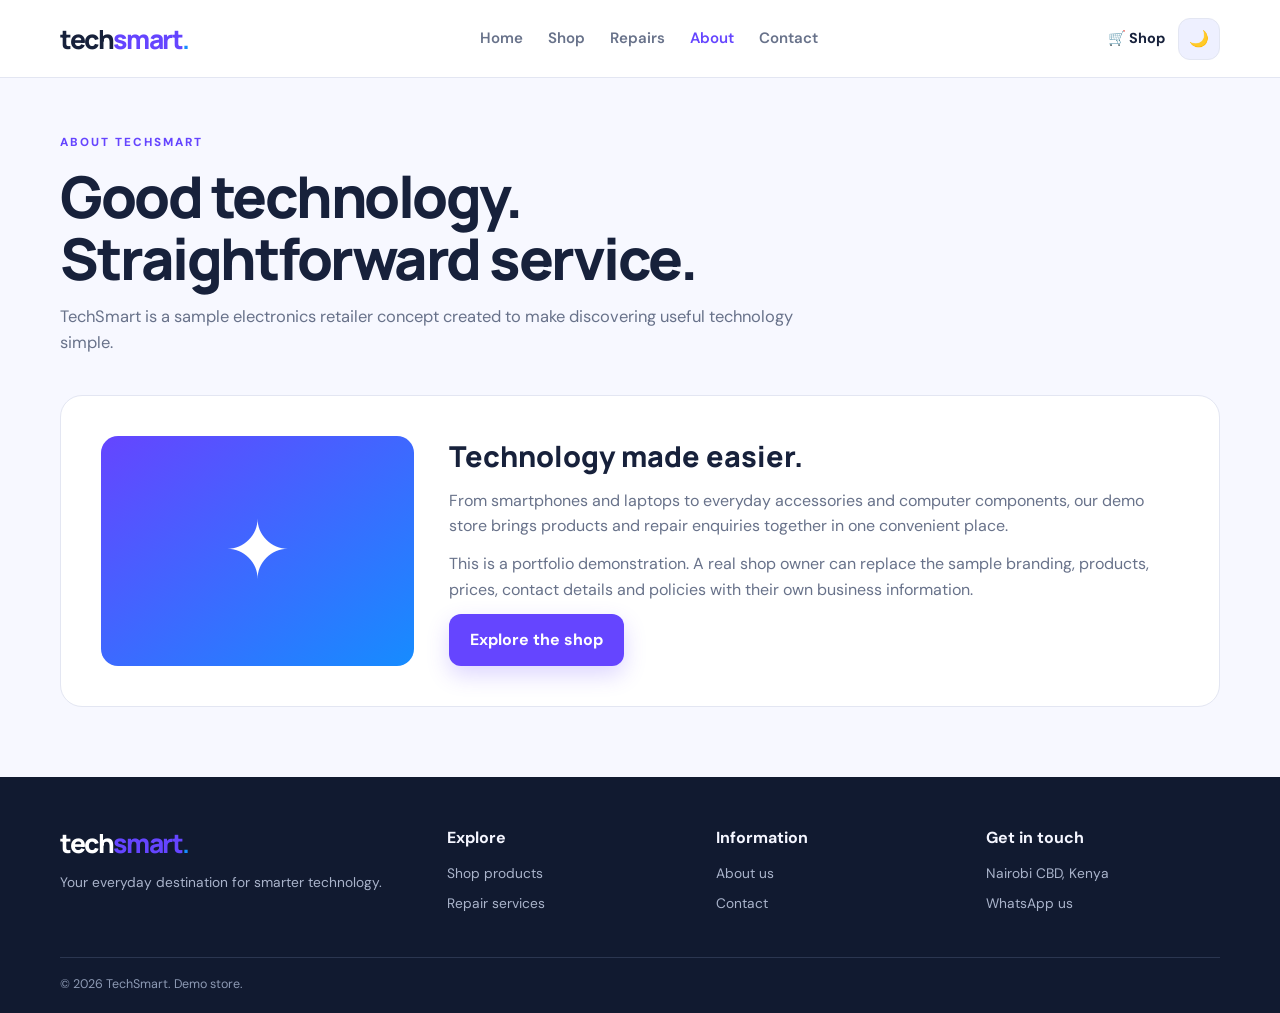
<file: Techsmart/about.html>
<!doctype html>
<html lang="en">
  <head>
    <meta charset="UTF-8" />
    <meta name="viewport" content="width=device-width, initial-scale=1.0" />
    <title>About | TechSmart</title>
    <link rel="stylesheet" href="css/style.css" />
    <script src="js/main.js" defer></script>
  </head>
  <body>
    <header class="site-header">
      <a class="logo" href="index.html">tech<span>smart</span><b>.</b></a
      ><button
        class="menu-toggle"
        aria-label="Open navigation"
        aria-expanded="false"
      >
        ☰
      </button>
      <nav class="main-nav">
        <a href="index.html">Home</a><a href="shop.html">Shop</a
        ><a href="repairs.html">Repairs</a
        ><a class="active" href="about.html">About</a
        ><a href="contact.html">Contact</a>
      </nav>
      <div class="header-actions">
        <a class="cart-link" href="shop.html">🛒 <span>Shop</span></a
        ><button
          class="theme-toggle"
          type="button"
          aria-label="Switch colour theme"
        >
          🌙
        </button>
      </div>
    </header>
    <main class="container page-main">
      <div class="page-intro">
        <p class="eyebrow">ABOUT TECHSMART</p>
        <h1>Good technology. Straightforward service.</h1>
        <p>
          TechSmart is a sample electronics retailer concept created to make
          discovering useful technology simple.
        </p>
      </div>
      <section class="about-panel">
        <div class="about-symbol">✦</div>
        <div>
          <h2>Technology made easier.</h2>
          <p>
            From smartphones and laptops to everyday accessories and computer
            components, our demo store brings products and repair enquiries
            together in one convenient place.
          </p>
          <p>
            This is a portfolio demonstration. A real shop owner can replace the
            sample branding, products, prices, contact details and policies with
            their own business information.
          </p>
          <a class="btn btn-primary" href="shop.html">Explore the shop</a>
        </div>
      </section>
    </main>
    <footer class="site-footer">
      <div class="container footer-grid">
        <div>
          <a class="logo footer-logo" href="index.html"
            >tech<span>smart</span><b>.</b></a
          >
          <p>Your everyday destination for smarter technology.</p>
        </div>
        <div>
          <h4>Explore</h4>
          <a href="shop.html">Shop products</a
          ><a href="repairs.html">Repair services</a>
        </div>
        <div>
          <h4>Information</h4>
          <a href="about.html">About us</a><a href="contact.html">Contact</a>
        </div>
        <div>
          <h4>Get in touch</h4>
          <p>Nairobi CBD, Kenya</p>
          <a href="https://wa.me/254700000000">WhatsApp us</a>
        </div>
      </div>
      <div class="container copyright">© 2026 TechSmart. Demo store.</div>
    </footer>
  </body>
</html>
</file>
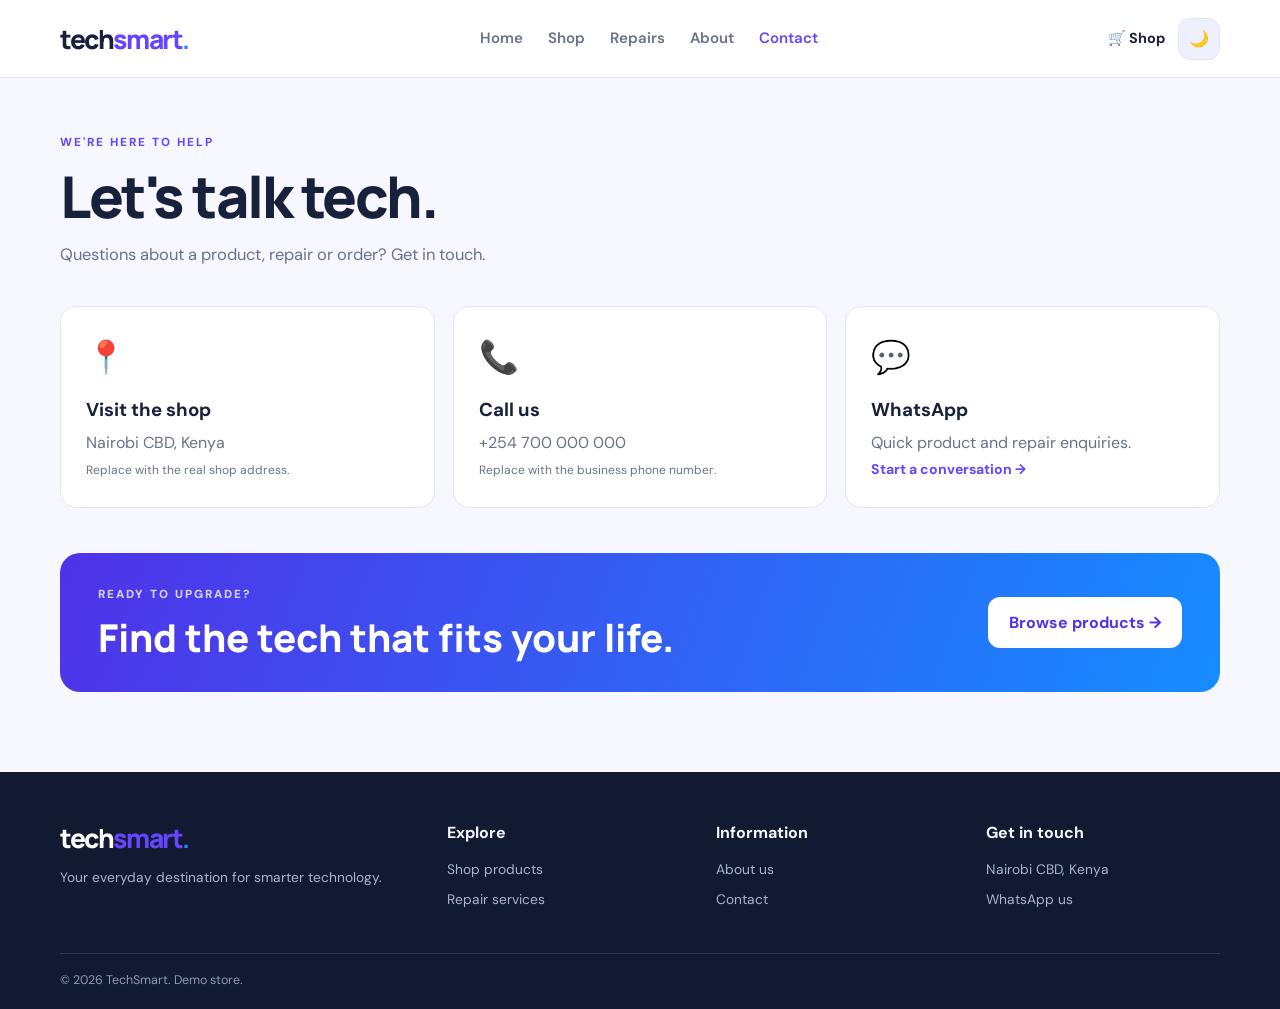
<file: Techsmart/contact.html>
<!doctype html>
<html lang="en">
  <head>
    <meta charset="UTF-8" />
    <meta name="viewport" content="width=device-width, initial-scale=1.0" />
    <title>Contact | TechSmart</title>
    <link rel="stylesheet" href="css/style.css" />
    <script src="js/main.js" defer></script>
  </head>
  <body>
    <header class="site-header">
      <a class="logo" href="index.html">tech<span>smart</span><b>.</b></a
      ><button
        class="menu-toggle"
        aria-label="Open navigation"
        aria-expanded="false"
      >
        ☰
      </button>
      <nav class="main-nav">
        <a href="index.html">Home</a><a href="shop.html">Shop</a
        ><a href="repairs.html">Repairs</a><a href="about.html">About</a
        ><a class="active" href="contact.html">Contact</a>
      </nav>
      <div class="header-actions">
        <a class="cart-link" href="shop.html">🛒 <span>Shop</span></a
        ><button
          class="theme-toggle"
          type="button"
          aria-label="Switch colour theme"
        >
          🌙
        </button>
      </div>
    </header>
    <main class="container page-main">
      <div class="page-intro">
        <p class="eyebrow">WE'RE HERE TO HELP</p>
        <h1>Let's talk tech.</h1>
        <p>Questions about a product, repair or order? Get in touch.</p>
      </div>
      <section class="contact-grid">
        <div class="contact-card">
          <span>📍</span>
          <h3>Visit the shop</h3>
          <p>Nairobi CBD, Kenya</p>
          <small>Replace with the real shop address.</small>
        </div>
        <div class="contact-card">
          <span>📞</span>
          <h3>Call us</h3>
          <p>+254 700 000 000</p>
          <small>Replace with the business phone number.</small>
        </div>
        <div class="contact-card">
          <span>💬</span>
          <h3>WhatsApp</h3>
          <p>Quick product and repair enquiries.</p>
          <a class="text-link" href="https://wa.me/254700000000"
            >Start a conversation →</a
          >
        </div>
      </section>
      <section class="contact-band">
        <div>
          <p class="eyebrow light">READY TO UPGRADE?</p>
          <h2>Find the tech that fits your life.</h2>
        </div>
        <a class="btn btn-white" href="shop.html">Browse products →</a>
      </section>
    </main>
    <footer class="site-footer">
      <div class="container footer-grid">
        <div>
          <a class="logo footer-logo" href="index.html"
            >tech<span>smart</span><b>.</b></a
          >
          <p>Your everyday destination for smarter technology.</p>
        </div>
        <div>
          <h4>Explore</h4>
          <a href="shop.html">Shop products</a
          ><a href="repairs.html">Repair services</a>
        </div>
        <div>
          <h4>Information</h4>
          <a href="about.html">About us</a><a href="contact.html">Contact</a>
        </div>
        <div>
          <h4>Get in touch</h4>
          <p>Nairobi CBD, Kenya</p>
          <a href="https://wa.me/254700000000">WhatsApp us</a>
        </div>
      </div>
      <div class="container copyright">© 2026 TechSmart. Demo store.</div>
    </footer>
  </body>
</html>
</file>
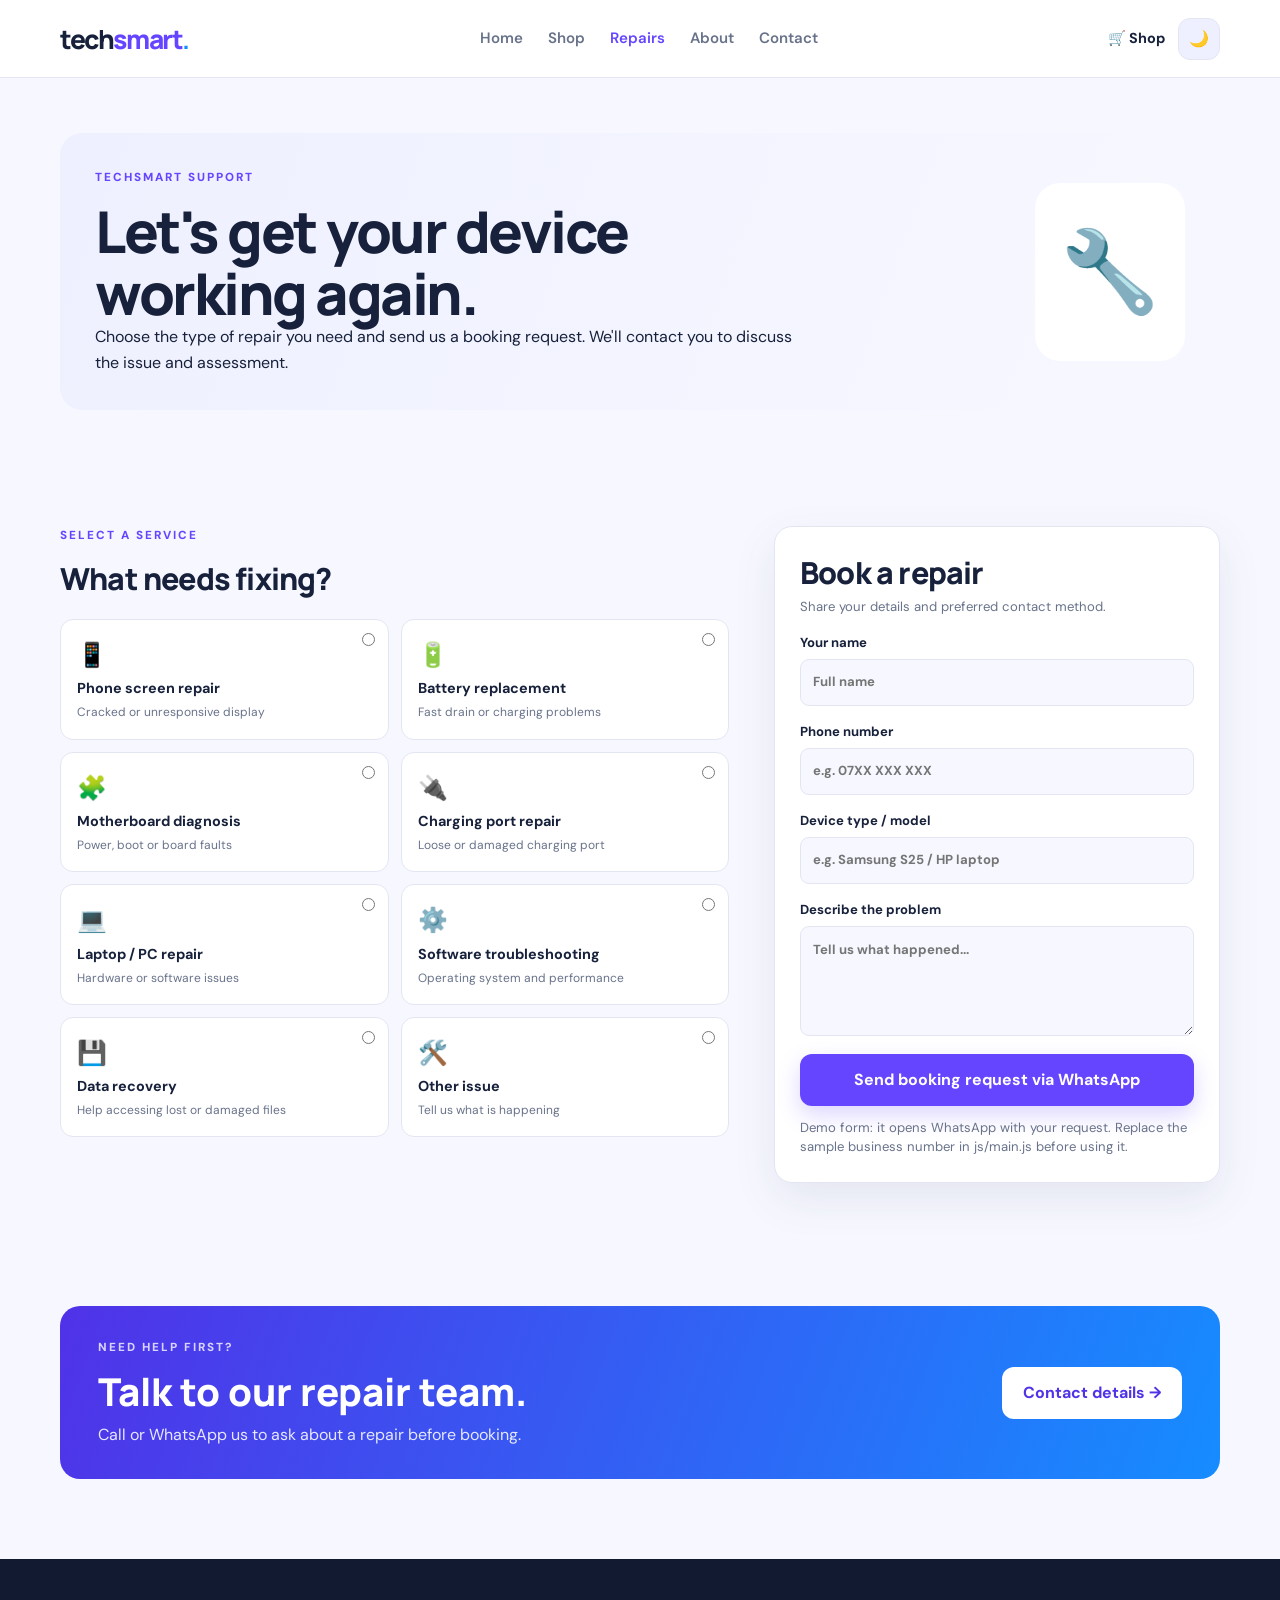
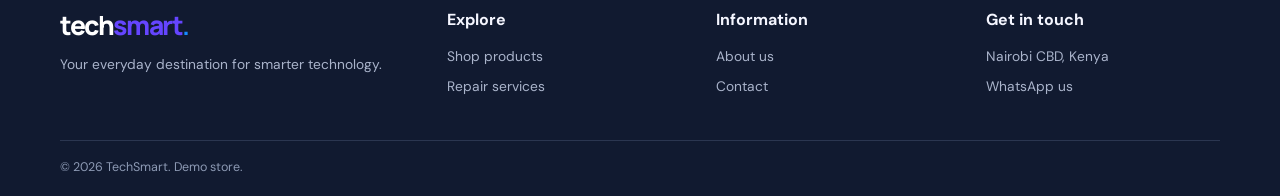
<file: Techsmart/repairs.html>
<!doctype html>
<html lang="en">
  <head>
    <meta charset="UTF-8" />
    <meta name="viewport" content="width=device-width, initial-scale=1.0" />
    <title>Repairs | TechSmart</title>
    <link rel="stylesheet" href="css/style.css" />
    <script src="js/main.js" defer></script>
  </head>
  <body>
    <header class="site-header">
      <a class="logo" href="index.html">tech<span>smart</span><b>.</b></a
      ><button
        class="menu-toggle"
        aria-label="Open navigation"
        aria-expanded="false"
      >
        ☰
      </button>
      <nav class="main-nav">
        <a href="index.html">Home</a><a href="shop.html">Shop</a
        ><a class="active" href="repairs.html">Repairs</a
        ><a href="about.html">About</a><a href="contact.html">Contact</a>
      </nav>
      <div class="header-actions">
        <a class="cart-link" href="shop.html">🛒 <span>Shop</span></a
        ><button
          class="theme-toggle"
          type="button"
          aria-label="Switch colour theme"
        >
          🌙
        </button>
      </div>
    </header>
    <main class="container page-main">
      <div class="page-intro repair-intro">
        <div>
          <p class="eyebrow">TECHSMART SUPPORT</p>
          <h1>Let's get your device working again.</h1>
          <p>
            Choose the type of repair you need and send us a booking request.
            We'll contact you to discuss the issue and assessment.
          </p>
        </div>
        <div class="big-tool" aria-hidden="true">🔧</div>
      </div>
      <section class="section repair-layout">
        <div>
          <p class="eyebrow">SELECT A SERVICE</p>
          <h2>What needs fixing?</h2>
          <div class="repair-options">
            <label class="repair-option"
              ><input
                type="radio"
                name="repair"
                value="Phone screen repair"
                required
              /><span>📱</span><b>Phone screen repair</b
              ><small>Cracked or unresponsive display</small></label
            >
            <label class="repair-option"
              ><input
                type="radio"
                name="repair"
                value="Battery replacement"
              /><span>🔋</span><b>Battery replacement</b
              ><small>Fast drain or charging problems</small></label
            >
            <label class="repair-option"
              ><input
                type="radio"
                name="repair"
                value="Motherboard diagnosis"
              /><span>🧩</span><b>Motherboard diagnosis</b
              ><small>Power, boot or board faults</small></label
            >
            <label class="repair-option"
              ><input
                type="radio"
                name="repair"
                value="Charging port repair"
              /><span>🔌</span><b>Charging port repair</b
              ><small>Loose or damaged charging port</small></label
            >
            <label class="repair-option"
              ><input
                type="radio"
                name="repair"
                value="Laptop or PC repair"
              /><span>💻</span><b>Laptop / PC repair</b
              ><small>Hardware or software issues</small></label
            >
            <label class="repair-option"
              ><input
                type="radio"
                name="repair"
                value="Software troubleshooting"
              /><span>⚙️</span><b>Software troubleshooting</b
              ><small>Operating system and performance</small></label
            >
            <label class="repair-option"
              ><input type="radio" name="repair" value="Data recovery" /><span
                >💾</span
              ><b>Data recovery</b
              ><small>Help accessing lost or damaged files</small></label
            >
            <label class="repair-option"
              ><input type="radio" name="repair" value="Other repair" /><span
                >🛠️</span
              ><b>Other issue</b><small>Tell us what is happening</small></label
            >
          </div>
        </div>
        <form class="booking-form" id="repairForm">
          <h2>Book a repair</h2>
          <p class="muted">Share your details and preferred contact method.</p>
          <label
            >Your name<input
              name="name"
              type="text"
              placeholder="Full name"
              required
          /></label>
          <label
            >Phone number<input
              name="phone"
              type="tel"
              placeholder="e.g. 07XX XXX XXX"
              required
          /></label>
          <label
            >Device type / model<input
              name="device"
              type="text"
              placeholder="e.g. Samsung S25 / HP laptop"
              required
          /></label>
          <label
            >Describe the problem<textarea
              name="details"
              rows="4"
              placeholder="Tell us what happened..."
              required
            ></textarea>
          </label>
          <button class="btn btn-primary full-btn" type="submit">
            Send booking request via WhatsApp
          </button>
          <small class="form-note"
            >Demo form: it opens WhatsApp with your request. Replace the sample
            business number in js/main.js before using it.</small
          >
        </form>
      </section>
      <section class="contact-band">
        <div>
          <p class="eyebrow light">NEED HELP FIRST?</p>
          <h2>Talk to our repair team.</h2>
          <p>Call or WhatsApp us to ask about a repair before booking.</p>
        </div>
        <a class="btn btn-white" href="contact.html">Contact details →</a>
      </section>
    </main>
    <footer class="site-footer">
      <div class="container footer-grid">
        <div>
          <a class="logo footer-logo" href="index.html"
            >tech<span>smart</span><b>.</b></a
          >
          <p>Your everyday destination for smarter technology.</p>
        </div>
        <div>
          <h4>Explore</h4>
          <a href="shop.html">Shop products</a
          ><a href="repairs.html">Repair services</a>
        </div>
        <div>
          <h4>Information</h4>
          <a href="about.html">About us</a><a href="contact.html">Contact</a>
        </div>
        <div>
          <h4>Get in touch</h4>
          <p>Nairobi CBD, Kenya</p>
          <a href="https://wa.me/254700000000">WhatsApp us</a>
        </div>
      </div>
      <div class="container copyright">© 2026 TechSmart. Demo store.</div>
    </footer>
  </body>
</html>
</file>
<file: Techsmart/css/style.css>
@import url("https://fonts.googleapis.com/css2?family=DM+Sans:wght@400;500;600;700&family=Manrope:wght@400;500;600;700;800&display=swap");

:root {
  --bg: #f7f8ff;
  --surface: #ffffff;
  --surface-soft: #eef0ff;
  --text: #17213b;
  --muted: #68728a;
  --primary: #6545ff;
  --primary-dark: #5032e8;
  --blue: #168cff;
  --border: #e3e6f2;
  --shadow: 0 16px 45px rgba(35, 43, 85, 0.09);
}
body.dark-mode {
  --bg: #10182b;
  --surface: #1a2540;
  --surface-soft: #202d4a;
  --text: #f4f6ff;
  --muted: #aab4cb;
  --primary: #8b75ff;
  --primary-dark: #745cf0;
  --blue: #49a8ff;
  --border: #34415e;
  --shadow: 0 16px 45px rgba(0, 0, 0, 0.22);
}
* {
  box-sizing: border-box;
  margin: 0;
  padding: 0;
}
html {
  scroll-behavior: smooth;
}
body {
  font-family: "DM Sans", sans-serif;
  background: var(--bg);
  color: var(--text);
  line-height: 1.6;
  transition:
    background 0.25s,
    color 0.25s;
}
a {
  color: inherit;
  text-decoration: none;
}
button,
input,
textarea {
  font: inherit;
}
img {
  display: block;
  width: 100%;
  object-fit: cover;
}
.container {
  width: min(1160px, calc(100% - 40px));
  margin: auto;
}
.site-header {
  min-height: 78px;
  padding: 0 max(20px, calc((100% - 1160px) / 2));
  display: flex;
  align-items: center;
  justify-content: space-between;
  gap: 25px;
  background: var(--surface);
  border-bottom: 1px solid var(--border);
  position: sticky;
  top: 0;
  z-index: 20;
}
.logo {
  font:
    800 1.65rem "Manrope",
    sans-serif;
  letter-spacing: -1.4px;
  color: var(--text);
  white-space: nowrap;
}
.logo span {
  color: var(--primary);
}
.logo b {
  color: var(--blue);
}
.main-nav,
.header-actions {
  display: flex;
  align-items: center;
  gap: 25px;
}
.main-nav a {
  color: var(--muted);
  font-size: 0.94rem;
  font-weight: 600;
}
.main-nav a:hover,
.main-nav a.active {
  color: var(--primary);
}
.header-actions {
  gap: 13px;
}
.cart-link {
  font-weight: 700;
  font-size: 0.9rem;
}
.theme-toggle,
.menu-toggle {
  border: 1px solid var(--border);
  background: var(--surface-soft);
  color: var(--text);
  border-radius: 12px;
  width: 42px;
  height: 42px;
  cursor: pointer;
}
.menu-toggle {
  display: none;
  font-size: 1.25rem;
}
.hero {
  min-height: 520px;
  padding: 75px max(20px, calc((100% - 1160px) / 2));
  display: grid;
  grid-template-columns: 1.1fr 0.9fr;
  align-items: center;
  gap: 40px;
  overflow: hidden;
  background:
    radial-gradient(
      circle at 85% 20%,
      rgba(101, 69, 255, 0.17),
      transparent 30%
    ),
    linear-gradient(115deg, var(--bg), var(--surface-soft));
}
.hero-copy {
  max-width: 610px;
}
.eyebrow {
  color: var(--primary);
  font-size: 0.73rem;
  font-weight: 800;
  letter-spacing: 2px;
  margin-bottom: 13px;
}
.hero h1,
.page-intro h1 {
  font:
    800 clamp(2.5rem, 5vw, 4.5rem)/1.08 "Manrope",
    sans-serif;
  letter-spacing: -2.5px;
}
.hero h1 span {
  color: var(--primary);
}
.hero-copy > p:not(.eyebrow) {
  color: var(--muted);
  max-width: 510px;
  margin: 22px 0 25px;
  font-size: 1.08rem;
}
.hero-buttons {
  display: flex;
  flex-wrap: wrap;
  gap: 12px;
}
.btn {
  display: inline-flex;
  justify-content: center;
  align-items: center;
  gap: 10px;
  border: 0;
  border-radius: 12px;
  padding: 13px 21px;
  font-weight: 700;
  cursor: pointer;
  transition:
    transform 0.2s,
    background 0.2s;
}
.btn:hover {
  transform: translateY(-2px);
}
.btn-primary {
  background: var(--primary);
  color: white;
  box-shadow: 0 9px 22px rgba(101, 69, 255, 0.22);
}
.btn-primary:hover {
  background: var(--primary-dark);
}
.btn-outline {
  border: 1px solid var(--border);
  color: var(--text);
  background: var(--surface);
}
.btn-white {
  background: white;
  color: #5032e8;
}
.hero-note {
  margin-top: 32px;
  color: var(--muted);
  font-size: 0.85rem;
}
.pulse {
  display: inline-block;
  width: 8px;
  height: 8px;
  background: #27bd83;
  border-radius: 50%;
  margin-right: 8px;
}
.hero-art {
  height: 350px;
  position: relative;
  display: grid;
  place-items: center;
}
.hero-orbit {
  position: absolute;
  border: 1px solid rgba(101, 69, 255, 0.25);
  border-radius: 50%;
  transform: rotate(-20deg);
}
.orbit-one {
  width: 360px;
  height: 230px;
}
.orbit-two {
  width: 290px;
  height: 330px;
  transform: rotate(35deg);
}
.hero-device {
  width: 205px;
  height: 260px;
  display: grid;
  place-items: center;
  border-radius: 32px;
  color: white;
  font-size: 5rem;
  background: linear-gradient(145deg, #8f7bff, #168cff);
  box-shadow: 25px 30px 65px rgba(74, 73, 190, 0.3);
  transform: rotate(-9deg);
}
.floating-tag {
  position: absolute;
  padding: 12px 16px;
  border-radius: 13px;
  background: var(--surface);
  box-shadow: var(--shadow);
  font-size: 0.78rem;
  color: var(--muted);
}
.floating-tag strong {
  display: block;
  color: var(--text);
  font-size: 0.95rem;
}
.tag-top {
  top: 25px;
  right: 5px;
}
.tag-bottom {
  bottom: 25px;
  left: 0;
}
.promo-wrap {
  padding-top: 34px;
}
.promo-banner {
  min-height: 220px;
  padding: 35px 45px;
  display: flex;
  justify-content: space-between;
  align-items: center;
  overflow: hidden;
  border-radius: 22px;
  color: white;
  background: linear-gradient(110deg, #5032e8, #168cff);
}
.eyebrow.light {
  color: #d9d4ff;
}
.promo-banner h2,
.contact-band h2 {
  font:
    800 clamp(1.7rem, 3vw, 2.5rem)/1.15 "Manrope",
    sans-serif;
}
.promo-banner p:not(.eyebrow) {
  color: #e6e8ff;
  margin: 8px 0 18px;
}
.promo-visual {
  width: 200px;
  height: 150px;
  border: 1px solid rgba(255, 255, 255, 0.3);
  border-radius: 20px;
  display: grid;
  place-items: center;
  transform: rotate(8deg);
  background: rgba(255, 255, 255, 0.12);
}
.promo-visual span {
  font-size: 3rem;
}
.promo-visual b {
  font-size: 0.8rem;
  letter-spacing: 4px;
  text-align: center;
}
.section {
  padding-top: 78px;
  padding-bottom: 78px;
}
.section-heading {
  display: flex;
  justify-content: space-between;
  align-items: end;
  gap: 20px;
  margin-bottom: 27px;
}
.section-heading h2,
.shop-section h2,
.repair-layout h2 {
  font:
    800 1.9rem "Manrope",
    sans-serif;
  letter-spacing: -0.8px;
}
.text-link,
.small-link,
.card-arrow {
  color: var(--primary);
  font-weight: 700;
  font-size: 0.88rem;
}
.category-grid {
  display: grid;
  grid-template-columns: repeat(3, 1fr);
  gap: 18px;
}
.category-card {
  min-height: 150px;
  padding: 15px;
  display: flex;
  align-items: center;
  gap: 17px;
  background: var(--surface);
  border: 1px solid var(--border);
  border-radius: 17px;
  transition:
    transform 0.2s,
    box-shadow 0.2s;
}
.category-card:hover,
.product-card:hover {
  transform: translateY(-4px);
  box-shadow: var(--shadow);
}
.category-image {
  width: 112px;
  height: 112px;
  flex: 0 0 112px;
  overflow: hidden;
  border-radius: 13px;
  background: var(--surface-soft);
}
.category-image img {
  height: 100%;
}
.category-card h3 {
  font:
    800 1.05rem "Manrope",
    sans-serif;
}
.category-card p {
  color: var(--muted);
  font-size: 0.78rem;
  margin: 4px 0 8px;
}
.repair-category {
  background: linear-gradient(120deg, var(--surface), var(--surface-soft));
}
.repair-icon {
  width: 112px;
  height: 112px;
  display: grid;
  place-items: center;
  flex: 0 0 112px;
  border-radius: 13px;
  background: #eeeaff;
  font-size: 3rem;
}
.soft-section {
  background: var(--surface-soft);
}
.product-grid {
  display: grid;
  grid-template-columns: repeat(3, 1fr);
  gap: 20px;
}
.product-card {
  background: var(--surface);
  border: 1px solid var(--border);
  border-radius: 17px;
  overflow: hidden;
  position: relative;
  transition:
    transform 0.2s,
    box-shadow 0.2s;
}
.product-card > img {
  height: 220px;
  background: var(--surface-soft);
}
.product-label {
  position: absolute;
  top: 13px;
  left: 13px;
  z-index: 1;
  border-radius: 30px;
  padding: 5px 10px;
  background: #e9e4ff;
  color: #5032e8;
  font-size: 0.7rem;
  font-weight: 800;
}
.product-label.new {
  background: #dcf8ed;
  color: #13845a;
}
.product-info {
  padding: 18px;
}
.product-info small {
  color: var(--primary);
  font-size: 0.68rem;
  letter-spacing: 1.3px;
  font-weight: 800;
}
.product-info h3 {
  font:
    700 1.1rem "Manrope",
    sans-serif;
  margin: 5px 0;
}
.price {
  font-weight: 800;
  color: var(--text);
  margin: 7px 0;
}
.stock {
  color: var(--muted);
  font-size: 0.78rem;
}
.service-strip {
  display: grid;
  grid-template-columns: repeat(3, 1fr);
  gap: 20px;
  padding-top: 45px;
  padding-bottom: 55px;
}
.service-strip > div {
  display: flex;
  gap: 13px;
  align-items: center;
}
.service-icon {
  font-size: 1.7rem;
}
.service-strip h3 {
  font-size: 0.95rem;
}
.service-strip p {
  color: var(--muted);
  font-size: 0.8rem;
}
.site-footer {
  background: #111a30;
  color: #f5f6ff;
  padding: 48px 0 18px;
}
.footer-grid {
  display: grid;
  grid-template-columns: 1.5fr 1fr 1fr 1fr;
  gap: 35px;
}
.footer-logo {
  color: white;
}
.footer-grid p {
  color: #aab4cb;
  font-size: 0.86rem;
  margin-top: 10px;
}
.footer-grid h4 {
  margin-bottom: 12px;
}
.footer-grid a:not(.logo) {
  display: block;
  color: #aab4cb;
  font-size: 0.86rem;
  margin: 8px 0;
}
.footer-grid a:hover {
  color: white;
}
.copyright {
  border-top: 1px solid #2b3650;
  margin-top: 35px;
  padding-top: 17px;
  color: #8d9ab4;
  font-size: 0.78rem;
}
.page-main {
  min-height: 60vh;
  padding-top: 55px;
  padding-bottom: 70px;
}
.page-intro {
  max-width: 760px;
  margin-bottom: 38px;
}
.page-intro h1 {
  font-size: clamp(2.3rem, 5vw, 3.6rem);
}
.page-intro > p:not(.eyebrow) {
  color: var(--muted);
  margin-top: 15px;
  font-size: 1.03rem;
}
.shop-toolbar {
  display: flex;
  align-items: center;
  justify-content: space-between;
  gap: 20px;
  margin: 30px 0;
  color: var(--muted);
  font-size: 0.83rem;
}
.shop-toolbar input {
  width: min(420px, 100%);
  padding: 13px 16px;
  border: 1px solid var(--border);
  border-radius: 12px;
  background: var(--surface);
  color: var(--text);
  outline-color: var(--primary);
}
.shop-section {
  padding: 25px 0 38px;
  scroll-margin-top: 100px;
}
.shop-section h2 {
  margin-bottom: 18px;
}
.shop-section .product-grid {
  grid-template-columns: repeat(3, 1fr);
}
.repair-intro {
  display: flex;
  align-items: center;
  justify-content: space-between;
  max-width: none;
  background: linear-gradient(110deg, var(--surface-soft), var(--bg));
  border-radius: 22px;
  padding: 35px;
}
.repair-intro > div:first-child {
  max-width: 700px;
}
.big-tool {
  font-size: 5rem;
  padding: 25px;
  border-radius: 25px;
  background: var(--surface);
}
.repair-layout {
  display: grid;
  grid-template-columns: 1.2fr 0.8fr;
  gap: 45px;
}
.repair-options {
  display: grid;
  grid-template-columns: repeat(2, 1fr);
  gap: 12px;
  margin-top: 20px;
}
.repair-option {
  position: relative;
  display: flex;
  flex-direction: column;
  gap: 3px;
  padding: 16px;
  border: 1px solid var(--border);
  background: var(--surface);
  border-radius: 13px;
  cursor: pointer;
}
.repair-option:has(input:checked) {
  border-color: var(--primary);
  box-shadow: 0 0 0 2px rgba(101, 69, 255, 0.12);
}
.repair-option input {
  position: absolute;
  top: 13px;
  right: 13px;
  accent-color: var(--primary);
}
.repair-option span {
  font-size: 1.5rem;
}
.repair-option b {
  font-size: 0.9rem;
}
.repair-option small {
  color: var(--muted);
  font-size: 0.75rem;
}
.booking-form {
  padding: 25px;
  background: var(--surface);
  border: 1px solid var(--border);
  border-radius: 18px;
  box-shadow: var(--shadow);
}
.booking-form h2 {
  margin-bottom: 3px;
}
.muted,
.form-note {
  color: var(--muted);
  font-size: 0.82rem;
}
.booking-form label {
  display: block;
  margin-top: 15px;
  font-size: 0.82rem;
  font-weight: 700;
}
.booking-form input,
.booking-form textarea {
  width: 100%;
  display: block;
  margin-top: 6px;
  padding: 12px;
  border: 1px solid var(--border);
  border-radius: 9px;
  background: var(--bg);
  color: var(--text);
  resize: vertical;
}
.full-btn {
  width: 100%;
  margin-top: 18px;
}
.form-note {
  display: block;
  margin-top: 12px;
  line-height: 1.5;
}
.contact-band {
  margin: 45px 0 10px;
  padding: 32px 38px;
  border-radius: 20px;
  color: white;
  display: flex;
  justify-content: space-between;
  align-items: center;
  gap: 20px;
  background: linear-gradient(110deg, #5032e8, #168cff);
}
.contact-band p:not(.eyebrow) {
  color: #e6e8ff;
  margin-top: 8px;
}
.about-panel {
  display: grid;
  grid-template-columns: 0.6fr 1.4fr;
  gap: 35px;
  padding: 40px;
  border-radius: 22px;
  background: var(--surface);
  border: 1px solid var(--border);
}
.about-symbol {
  display: grid;
  place-items: center;
  min-height: 200px;
  border-radius: 17px;
  background: linear-gradient(145deg, #6545ff, #168cff);
  color: white;
  font-size: 5rem;
}
.about-panel h2 {
  font: 800 1.8rem "Manrope";
  margin-bottom: 12px;
}
.about-panel p {
  color: var(--muted);
  margin: 12px 0;
}
.contact-grid {
  display: grid;
  grid-template-columns: repeat(3, 1fr);
  gap: 18px;
}
.contact-card {
  padding: 25px;
  background: var(--surface);
  border: 1px solid var(--border);
  border-radius: 16px;
}
.contact-card > span {
  font-size: 2rem;
}
.contact-card h3 {
  margin: 12px 0 5px;
}
.contact-card p,
.contact-card small {
  color: var(--muted);
}
.contact-card small {
  font-size: 0.75rem;
}
@media (max-width: 850px) {
  .site-header {
    gap: 12px;
  }
  .main-nav {
    gap: 13px;
  }
  .main-nav a {
    font-size: 0.83rem;
  }
  .hero {
    grid-template-columns: 1fr 0.75fr;
  }
  .hero-art {
    transform: scale(0.85);
  }
  .category-grid {
    grid-template-columns: repeat(2, 1fr);
  }
  .footer-grid {
    grid-template-columns: repeat(2, 1fr);
  }
  .repair-layout {
    grid-template-columns: 1fr;
  }
  .shop-section .product-grid {
    grid-template-columns: repeat(2, 1fr);
  }
}
@media (max-width: 620px) {
  .site-header {
    min-height: 68px;
    flex-wrap: wrap;
    padding: 10px 18px;
  }
  .menu-toggle {
    display: block;
    margin-left: auto;
  }
  .main-nav {
    display: none;
    order: 4;
    width: 100%;
    flex-direction: column;
    align-items: flex-start;
    gap: 0;
    padding: 8px 0;
  }
  .main-nav.open {
    display: flex;
  }
  .main-nav a {
    width: 100%;
    padding: 10px 3px;
  }
  .header-actions {
    gap: 8px;
  }
  .cart-link span {
    display: none;
  }
  .hero {
    grid-template-columns: 1fr;
    padding-top: 55px;
    padding-bottom: 25px;
    gap: 0;
  }
  .hero h1 {
    font-size: 2.8rem;
  }
  .hero-art {
    height: 270px;
    transform: scale(0.78);
    margin-top: -5px;
  }
  .promo-banner {
    padding: 27px;
  }
  .promo-visual {
    display: none;
  }
  .section {
    padding-top: 55px;
    padding-bottom: 55px;
  }
  .section-heading {
    align-items: flex-start;
    flex-direction: column;
  }
  .category-grid,
  .product-grid,
  .shop-section .product-grid {
    grid-template-columns: 1fr;
  }
  .category-card {
    min-height: 130px;
  }
  .category-image,
  .repair-icon {
    width: 95px;
    height: 95px;
    flex-basis: 95px;
  }
  .product-card > img {
    height: 230px;
  }
  .service-strip {
    grid-template-columns: 1fr;
    gap: 18px;
  }
  .footer-grid {
    grid-template-columns: 1fr 1fr;
    gap: 25px;
  }
  .shop-toolbar {
    align-items: stretch;
    flex-direction: column;
  }
  .repair-intro {
    padding: 25px;
  }
  .big-tool {
    font-size: 3rem;
    padding: 15px;
  }
  .repair-options {
    grid-template-columns: 1fr;
  }
  .contact-band {
    align-items: flex-start;
    flex-direction: column;
    padding: 27px;
  }
  .contact-grid {
    grid-template-columns: 1fr;
  }
  .about-panel {
    grid-template-columns: 1fr;
    padding: 22px;
  }
}
</file>
